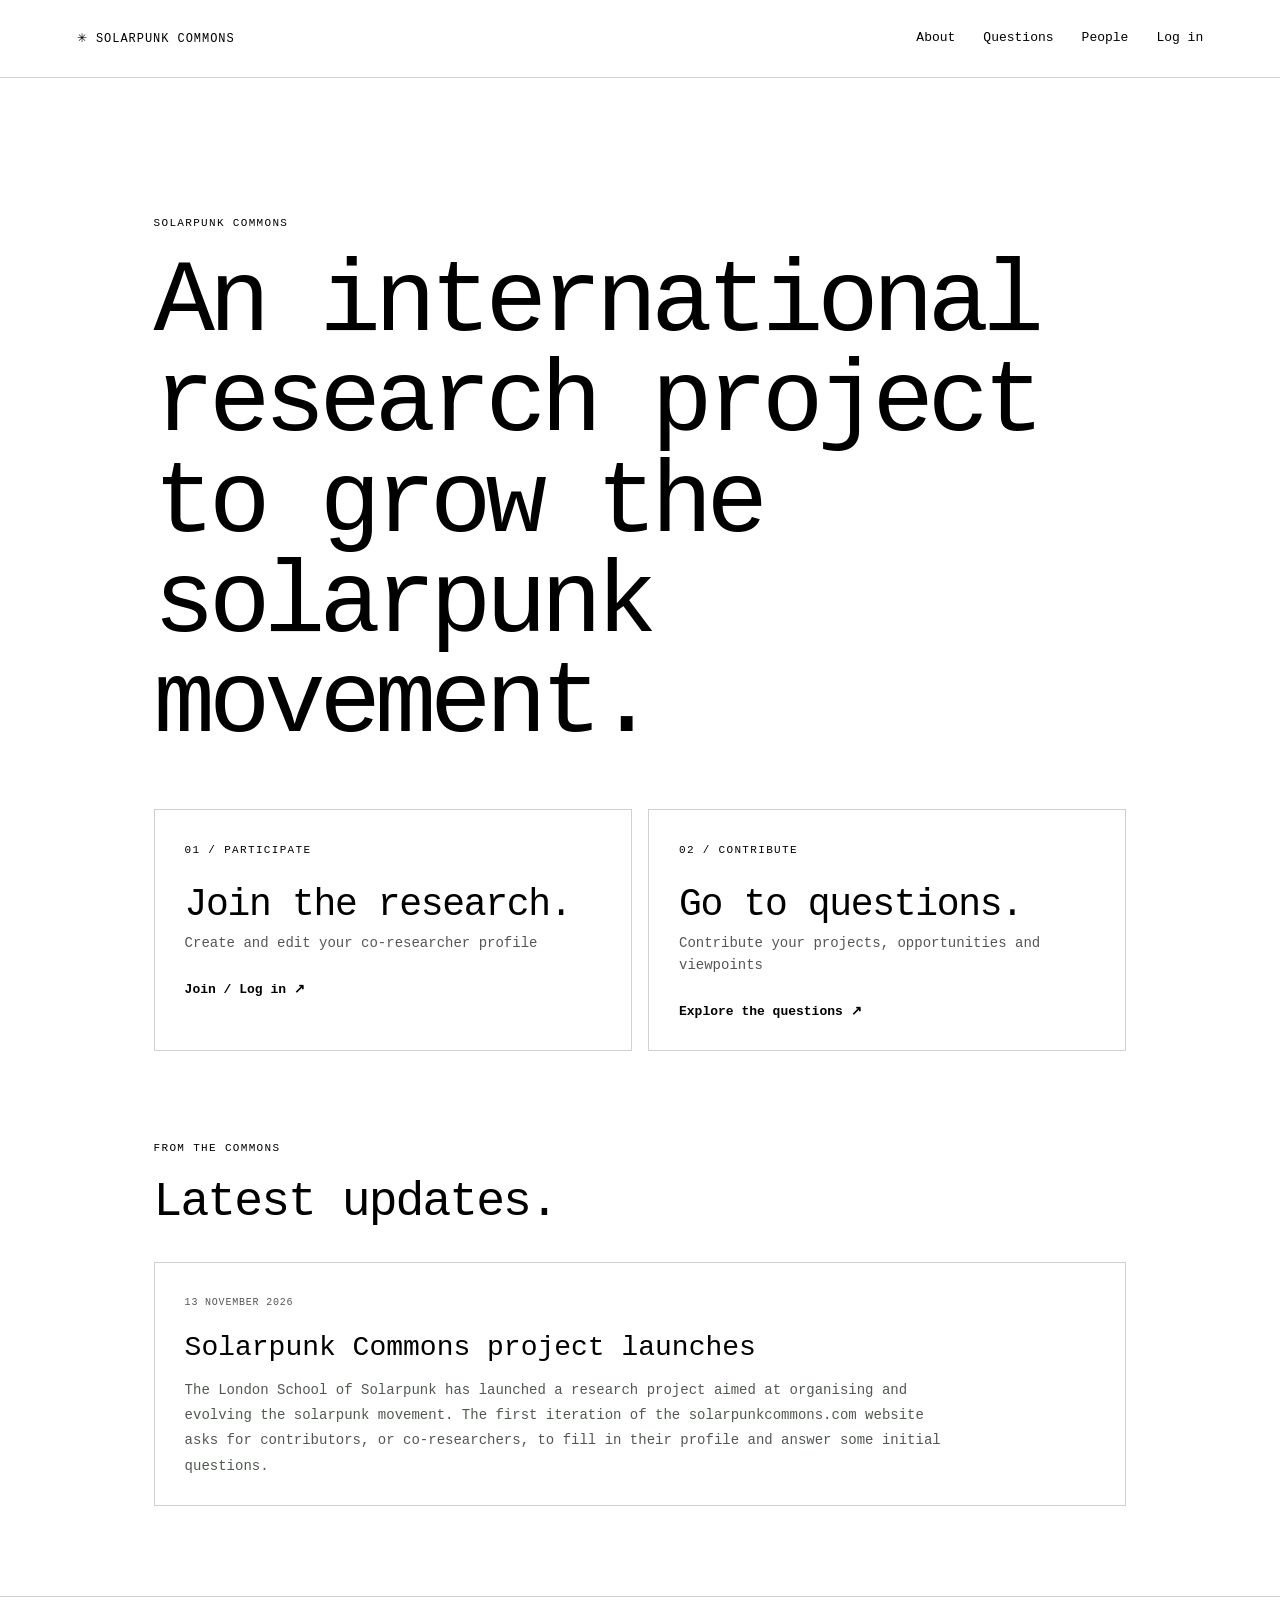
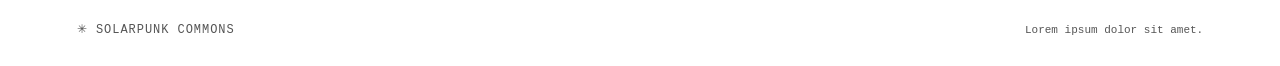
<file: index.html>
<!doctype html>
<html lang="en">
<head><meta charset="utf-8"><meta name="viewport" content="width=device-width,initial-scale=1"><title>Solarpunk Commons — An international research project</title><link rel="stylesheet" href="styles.css"></head>
<body>
<header><a class="brand" href="index.html">✳ SOLARPUNK COMMONS</a><nav><a href="about.html">About</a><a href="research-topics.html">Questions</a><a href="people.html">People</a><a href="login.html">Log in</a></nav></header>
<main>
<section class="hero home-hero"><p class="eyebrow">SOLARPUNK COMMONS</p><h1>An international research project to grow the <em>solarpunk movement.</em></h1>
<div class="home-actions" aria-label="Get involved">
<a class="home-action" href="register.html"><span class="eyebrow">01 / PARTICIPATE</span><h2>Join the <em>research.</em></h2><p>Create and edit your co-researcher profile</p><b>Join / Log in ↗</b></a>
<a class="home-action" href="research-topics.html"><span class="eyebrow">02 / CONTRIBUTE</span><h2>Go to <em>questions.</em></h2><p>Contribute your projects, opportunities and viewpoints</p><b>Explore the questions ↗</b></a>
</div></section>
<section class="home-updates" aria-labelledby="latest-updates-heading">
  <div class="home-updates-heading">
    <p class="eyebrow">FROM THE COMMONS</p>
    <h2 id="latest-updates-heading">Latest <em>updates.</em></h2>
  </div>
  <article class="update-card">
    <time class="update-date" datetime="2026-11-13">13 November 2026</time>
    <h3>Solarpunk Commons project launches</h3>
    <p>The London School of Solarpunk has launched a research project aimed at organising and evolving the solarpunk movement. The first iteration of the solarpunkcommons.com website asks for contributors, or co-researchers, to fill in their profile and answer some initial questions.</p>
  </article>
</section>
</main>
<footer><a class="brand" href="index.html">✳ SOLARPUNK COMMONS</a><span>Lorem ipsum dolor sit amet.</span></footer>
</body></html>
</file>
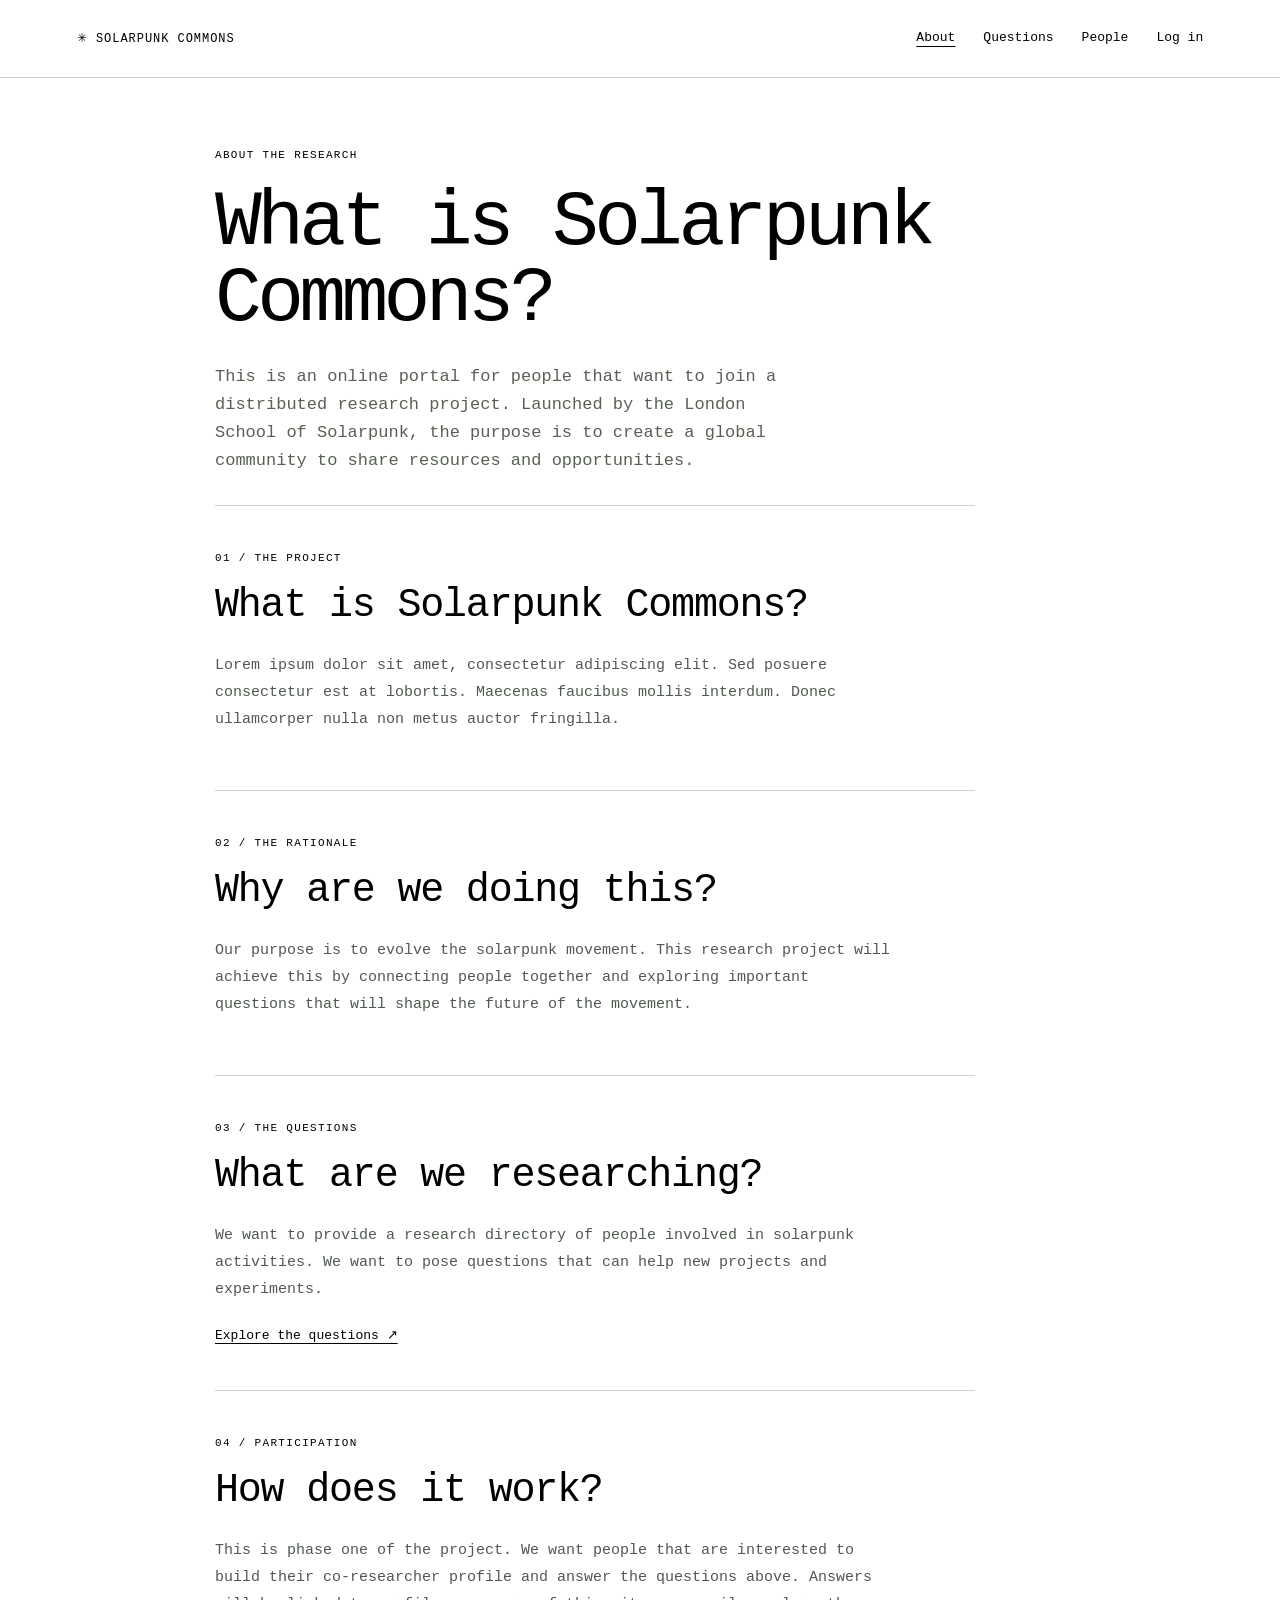
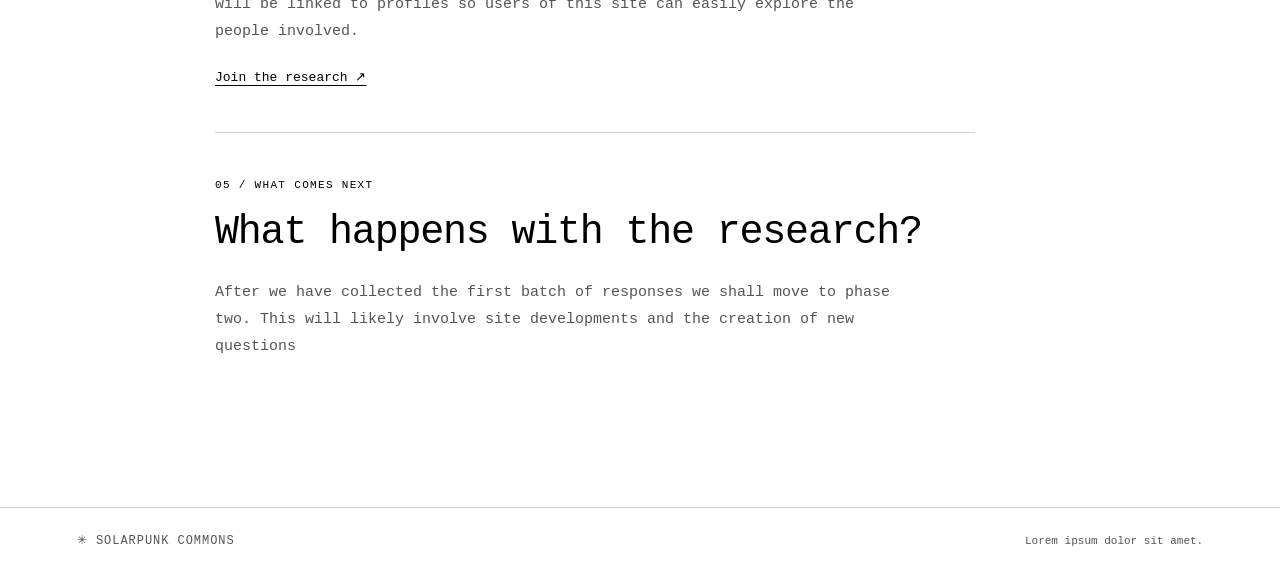
<file: about.html>
<!doctype html>
<html lang="en"><head><meta charset="utf-8"><meta name="viewport" content="width=device-width,initial-scale=1"><title>About the research — Solarpunk Commons</title><link rel="stylesheet" href="styles.css"></head>
<body><header><a class="brand" href="index.html">✳ SOLARPUNK COMMONS</a><nav><a href="about.html" aria-current="page">About</a><a href="research-topics.html">Questions</a><a href="people.html">People</a><a href="login.html">Log in</a></nav></header>
<main class="directory about-page"><p class="eyebrow">ABOUT THE RESEARCH</p><h1>What is Solarpunk <em>Commons?</em></h1><p class="lead">This is an online portal for people that want to join a distributed research project. Launched by the London School of Solarpunk, the purpose is to create a global community to share resources and opportunities.</p>
<section class="about-section"><p class="eyebrow">01 / THE PROJECT</p><h2>What is Solarpunk Commons?</h2><p>Lorem ipsum dolor sit amet, consectetur adipiscing elit. Sed posuere consectetur est at lobortis. Maecenas faucibus mollis interdum. Donec ullamcorper nulla non metus auctor fringilla.</p></section>
<section class="about-section"><p class="eyebrow">02 / THE RATIONALE</p><h2>Why are we doing this?</h2><p>Our purpose is to evolve the solarpunk movement. This research project will achieve this by connecting people together and exploring important questions that will shape the future of the movement. </p></section>
<section class="about-section"><p class="eyebrow">03 / THE QUESTIONS</p><h2>What are we researching?</h2><p>We want to provide a research directory of people involved in solarpunk activities. We want to pose questions that can help new projects and experiments.</p><a class="text-link" href="research-topics.html">Explore the questions ↗</a></section>
<section class="about-section"><p class="eyebrow">04 / PARTICIPATION</p><h2>How does it work?</h2><p>This is phase one of the project. We want people that are interested to build their co-researcher profile and answer the questions above. Answers will be linked to profiles so users of this site can easily explore the people involved.</p><a class="text-link" href="register.html">Join the research ↗</a></section>
<section class="about-section"><p class="eyebrow">05 / WHAT COMES NEXT</p><h2>What happens with the research?</h2><p>After we have collected the first batch of responses we shall move to phase two. This will likely involve site developments and the creation of new questions</p></section>
</main><footer><a class="brand" href="index.html">✳ SOLARPUNK COMMONS</a><span>Lorem ipsum dolor sit amet.</span></footer></body></html>
</file>
<file: styles.css>
@import url('https://fonts.googleapis.com/css2?family=DM+Mono:wght@400;500&family=DM+Sans:wght@400;500;600&family=Playfair+Display:ital,wght@0,500;1,500&display=swap');
:root{--ink:#20291f;--paper:#f3f1e8;--green:#244b35;--acid:#d5e76b;--muted:#6d756a;--line:#d8d9ca;--white:#fbfaf5}*{box-sizing:border-box}body{margin:0;background:var(--paper);color:var(--ink);font:16px/1.55 'DM Sans',sans-serif}a{color:inherit;text-decoration:none}header{height:78px;padding:0 6vw;display:flex;align-items:center;justify-content:space-between;border-bottom:1px solid var(--line)}.brand{font:12px 'DM Mono',monospace;letter-spacing:.08em}nav{display:flex;gap:28px;font-size:13px}nav a:hover,a:hover{text-decoration:underline;text-underline-offset:5px}.hero{min-height:570px;padding:105px 12vw 80px;background:radial-gradient(ellipse at 85% 28%,#d5e76b55,transparent 34%)}.eyebrow{font:11px 'DM Mono',monospace;letter-spacing:.12em;color:var(--green)}h1{font-size:clamp(55px,8vw,105px);line-height:.98;letter-spacing:-.06em;font-weight:500;margin:24px 0}h1 em,h2 em{font-family:'Playfair Display',serif;color:var(--green);font-weight:500}.lead{max-width:600px;font-size:17px;color:#586054;line-height:1.65;margin:25px 0 30px}.button{display:inline-block;background:var(--green);color:white;padding:15px 22px;border:0;font:13px 'DM Sans',sans-serif;cursor:pointer}.button:hover{background:#172f21;text-decoration:none}.note{font:11px 'DM Mono',monospace;color:var(--muted);margin-top:65px}.intro{padding:85px 12vw;background:#e8eadc;display:grid;grid-template-columns:1fr 1fr;gap:8vw}.intro h2{font-size:40px;line-height:1.1;font-weight:500}.intro>div+div{padding-top:25px;color:#50594f}.cards{padding:75px 6vw;display:grid;grid-template-columns:repeat(3,1fr);gap:16px}.cards article{border:1px solid var(--line);padding:25px;min-height:245px}.cards b{font:10px 'DM Mono',monospace;color:var(--green)}h3{font-size:24px;font-weight:500}.cards p{font-size:14px;color:var(--muted)}.cards article>a{font-size:13px;color:var(--green)}footer{border-top:1px solid var(--line);padding:25px 6vw;display:flex;justify-content:space-between;color:var(--muted);font-size:11px}.formpage,.directory{max-width:850px;margin:auto;padding:60px 25px 90px}.formpage h1,.directory h1{font-size:clamp(50px,7vw,78px)}form{background:var(--white);border:1px solid var(--line);padding:clamp(22px,5vw,45px);margin-top:35px}form>label:not(.check){display:block;font-size:13px;font-weight:600;margin:0 0 22px}input:not([type=checkbox]),textarea{display:block;width:100%;margin-top:8px;padding:13px;border:1px solid #cfd2c4;background:#fffefa;font:14px 'DM Sans',sans-serif;color:var(--ink)}textarea{resize:vertical}input:focus,textarea:focus{outline:2px solid var(--green)}small{display:block;color:var(--muted);font-size:11px;margin-top:6px}fieldset{border:0;padding:0;margin:0 0 23px}legend{font-size:13px;font-weight:600}.checks{display:grid;grid-template-columns:1fr 1fr;gap:10px;margin-top:12px}.check{font-size:12px;display:flex;gap:8px;align-items:flex-start}.check input{accent-color:var(--green)}.consent{margin:20px 0;line-height:1.5}form button{width:100%;margin:5px 0 15px}#form-message{font-size:13px}.error{color:#9b3428}.success{color:var(--green)}.search{display:flex;align-items:center;gap:20px;margin:35px 0}.search input{max-width:520px}.peoplegrid{display:grid;grid-template-columns:1fr 1fr;gap:14px}.person{background:var(--white);border:1px solid var(--line);padding:24px}.personhead{display:flex;gap:12px;align-items:center;margin-bottom:15px}.avatar{width:42px;height:42px;border-radius:50%;background:var(--acid);display:grid;place-items:center;color:var(--green);font:20px 'Playfair Display',serif}.person h2{font-size:19px;font-weight:500;margin:0}.person p{font-size:13px;color:#51594f}.tags{display:flex;flex-wrap:wrap;gap:6px}.tags span{font:10px 'DM Mono',monospace;border:1px solid var(--line);padding:4px 7px}.contribution{border-top:1px solid var(--line);padding-top:12px;margin-top:14px}.coming{margin-top:40px;padding:40px;background:#e8eadc;border:1px solid var(--line);max-width:650px}.coming h2{font-weight:500}@media(max-width:700px){header{padding:14px 5vw;height:auto;gap:12px}nav{gap:12px;font-size:11px}.hero{padding:75px 7vw}.intro{padding:60px 7vw;grid-template-columns:1fr;gap:10px}.cards,.peoplegrid{grid-template-columns:1fr}.cards{padding:50px 5vw}.formpage,.directory{padding:40px 6vw}.checks{grid-template-columns:1fr}footer{padding:20px 5vw;gap:12px;flex-direction:column}}
\n.nav-button{border:0;background:none;color:inherit;font:inherit;font-size:13px;cursor:pointer;padding:0}.nav-button:hover{text-decoration:underline;text-underline-offset:5px}\n
/* Reassurance panels for the research identity flow */
.notice{margin:18px 0 24px;padding:16px 18px;border:1px solid var(--line,#c9d1c5);border-left:4px solid var(--accent,#527a55);background:rgba(120,150,110,.09);border-radius:4px;line-height:1.55;font-size:.95rem}
.notice strong{font-weight:700}

/* Collective research topics */
.research-page{max-width:1000px}.research-topic{margin:34px 0;padding:34px;background:var(--white);border:1px solid var(--line)}.topic-number{font:10px 'DM Mono',monospace;letter-spacing:.1em;color:var(--green)}.research-topic>h2{font-size:clamp(30px,4vw,44px);font-weight:500;letter-spacing:-.035em;margin:14px 0 8px}.research-question{font-family:'Playfair Display',serif;font-size:23px;line-height:1.35;font-weight:500;color:var(--green);max-width:760px}.topic-description{max-width:760px;color:var(--muted);font-size:14px}.research-answers{margin-top:30px;border-top:1px solid var(--line);padding-top:18px}.research-answers>h3,.research-form h3{font:11px 'DM Mono',monospace;letter-spacing:.08em;text-transform:uppercase}.research-answer{padding:17px 0;border-bottom:1px solid var(--line);font-size:14px}.answer-by{display:flex;gap:12px;align-items:baseline;flex-wrap:wrap}.answer-by strong{color:var(--green)}.answer-by span,.muted{font-size:12px;color:var(--muted)}.answer-status{display:inline-block;padding:4px 8px;background:#e8eadc;font:10px 'DM Mono',monospace;color:var(--green)}.research-form{margin-top:24px;padding:22px;background:#f3f1e8;border:1px solid var(--line)}.research-form label{display:block;font-size:13px;font-weight:600;margin:16px 0}.research-form textarea,.research-form select{display:block;width:100%;margin-top:8px;padding:13px;border:1px solid #cfd2c4;background:#fffefa;font:14px 'DM Sans',sans-serif;color:var(--ink)}.research-form button{width:auto;min-width:220px}.save-message{font-size:12px}.sign-in-prompt{font-size:13px;margin-top:25px}.sign-in-prompt a{color:var(--green);text-decoration:underline}
@media(max-width:700px){.research-topic{padding:22px 17px}nav{flex-wrap:wrap;justify-content:flex-end}}
.profile-research{border-top:1px solid var(--line);margin-top:16px;padding-top:13px}.profile-research>small{font:10px 'DM Mono',monospace;letter-spacing:.08em}.profile-answer{margin-top:12px}.profile-answer strong{display:block;font-size:13px;color:var(--green)}.profile-answer span{display:inline-block;margin-top:4px;font:10px 'DM Mono',monospace;color:var(--muted)}.profile-answer p{white-space:pre-wrap}

/* Projects directory */
.projects-page{max-width:1100px}.projects-toolbar{display:flex;align-items:center;justify-content:space-between;gap:20px;margin:36px 0 22px}.project-editor{background:#e8eadc;border:1px solid var(--line);padding:clamp(20px,4vw,38px);margin:25px 0 40px;scroll-margin-top:20px}.editor-heading{display:flex;justify-content:space-between;align-items:center;gap:20px}.editor-heading h2,.empty-projects h2{font-size:34px;font-weight:500;margin:6px 0}.text-button,.project-owner-tools button{border:0;background:none;color:var(--green);font:12px 'DM Mono',monospace;cursor:pointer;text-decoration:underline}.project-editor form{margin-top:20px}.projects-grid{display:grid;grid-template-columns:repeat(2,minmax(0,1fr));gap:16px}.project-card{background:var(--white);border:1px solid var(--line);padding:27px;display:flex;flex-direction:column;min-width:0}.project-card-top{display:flex;justify-content:space-between;gap:10px;align-items:center}.project-label{font:10px 'DM Mono',monospace;letter-spacing:.1em;color:var(--green)}.project-owner-tools{display:flex;gap:12px}.project-card h2{font-size:29px;line-height:1.1;letter-spacing:-.03em;font-weight:500;margin:20px 0 5px}.project-location{font:11px 'DM Mono',monospace;color:var(--muted);margin:0 0 18px}.project-details{font-size:14px;white-space:pre-wrap;line-height:1.65}.project-participate{border-top:1px solid var(--line);margin-top:22px;padding-top:15px}.project-participate h3{font:10px 'DM Mono',monospace;letter-spacing:.08em;color:var(--green);margin:0 0 7px}.project-participate p{font-size:13px;white-space:pre-wrap;margin:0}.project-byline{font-size:11px;color:var(--muted);margin:22px 0 0;padding-top:12px;border-top:1px solid var(--line)}.project-byline strong{color:var(--green)}.empty-projects{grid-column:1/-1;background:#e8eadc;padding:38px;border:1px solid var(--line)}.empty-projects p:not(.eyebrow){max-width:580px;color:#50594f}.project-footnote{font-size:11px;color:var(--muted);margin-top:28px}@media(max-width:700px){.projects-grid{grid-template-columns:1fr}.projects-toolbar{align-items:flex-start;flex-direction:column}.project-card{padding:22px}}

/* Homepage action map */
.what-you-can-do{padding:78px 6vw 90px}.what-you-can-do>h2,.closing-call h2{font-size:clamp(38px,5vw,62px);font-weight:500;letter-spacing:-.04em;margin:12px 0}.section-lead{color:var(--muted);max-width:600px;margin:0 0 30px}.action-grid{display:grid;grid-template-columns:repeat(3,minmax(0,1fr));gap:14px}.action-grid article{background:var(--white);border:1px solid var(--line);padding:25px;min-height:230px}.action-grid b{font:10px 'DM Mono',monospace;color:var(--green)}.action-grid h3{font-size:22px;line-height:1.2}.action-grid p{font-size:14px;color:var(--muted);min-height:65px}.action-grid a{font-size:13px;color:var(--green)}.closing-call{padding:75px 12vw;background:#e8eadc}.closing-call>p:not(.eyebrow){max-width:620px;color:#50594f;margin:20px 0 28px}
/* Offers and needs */
.offers-page{max-width:1100px}.offer-intro{display:grid;grid-template-columns:1fr 1fr;gap:14px;margin:35px 0}.offer-intro>div{padding:20px 24px;background:#e8eadc;border:1px solid var(--line)}.offer-intro strong,.offer-card h3{font:10px 'DM Mono',monospace;letter-spacing:.1em;color:var(--green)}.offer-intro p{margin:6px 0 0;font-size:14px}.offers-grid{display:grid;grid-template-columns:repeat(2,minmax(0,1fr));gap:15px}.offer-card{background:var(--white);border:1px solid var(--line);padding:25px;min-width:0}.offer-person{display:flex;justify-content:space-between;gap:12px;align-items:baseline;padding-bottom:14px;border-bottom:1px solid var(--line)}.offer-person strong{color:var(--green)}.offer-person span{font:10px 'DM Mono',monospace;color:var(--muted);text-align:right}.offer-card section{margin-top:17px}.offer-card h3{margin:0 0 9px}.offer-tags{display:flex;flex-wrap:wrap;gap:6px}.offer-tags span{font:10px 'DM Mono',monospace;padding:5px 8px;background:#e8eadc;color:var(--green)}.offer-card section p{font-size:13px;white-space:pre-wrap;line-height:1.6;color:#50594f}.offers-page select{display:block;width:100%;margin-top:8px;padding:13px;border:1px solid #cfd2c4;background:#fffefa;font:14px 'DM Sans',sans-serif;color:var(--ink)}
@media(max-width:800px){.action-grid{grid-template-columns:1fr 1fr}}
@media(max-width:700px){.action-grid,.offers-grid,.offer-intro{grid-template-columns:1fr}.what-you-can-do{padding:55px 5vw}.closing-call{padding:55px 7vw}.offer-card{padding:20px}}

/* Simplified co-researcher journey */
.participate{padding:78px 12vw 90px}.participate>h2{font-size:clamp(38px,5vw,62px);font-weight:500;letter-spacing:-.04em;margin:12px 0 30px}.participate-grid{display:grid;grid-template-columns:1fr 1fr;gap:16px}.participate-grid>a{display:block;padding:30px;background:var(--white);border:1px solid var(--line);transition:transform .2s,border-color .2s}.participate-grid>a:hover{border-color:var(--green);transform:translateY(-3px);text-decoration:none}.participate-grid span{font:11px 'DM Mono',monospace;color:var(--green)}.participate-grid h3{font-size:25px;margin:18px 0 6px}.participate-grid p{font-size:14px;color:var(--muted)}.participate-grid b{font-size:13px;color:var(--green)}
.profile-detail{border-top:1px solid var(--line);margin-top:14px;padding-top:11px}.profile-detail summary{cursor:pointer;list-style:none;font:11px 'DM Mono',monospace;color:var(--green);display:flex;justify-content:space-between;gap:10px}.profile-detail summary::-webkit-details-marker{display:none}.profile-detail summary:after{content:'＋';font-size:15px}.profile-detail[open] summary:after{content:'−'}.profile-detail .profile-research{margin-top:10px}.location-status{font-size:11px;color:var(--green)}
@media(max-width:700px){.participate{padding:55px 7vw}.participate-grid{grid-template-columns:1fr}}

/* Homepage: two clear entry points, with no duplicated participation messaging */
.home-hero{min-height:calc(100vh - 130px);padding-top:clamp(75px,10vw,130px);padding-bottom:80px}
.home-hero h1{max-width:1050px;margin-bottom:54px}
.home-actions{display:grid;grid-template-columns:repeat(2,minmax(0,1fr));gap:16px;max-width:1000px}
.home-action{display:block;min-height:220px;padding:27px 30px;background:var(--white);border:1px solid var(--line);transition:transform .2s,border-color .2s}
.home-action:hover{border-color:var(--green);transform:translateY(-3px);text-decoration:none}
.home-action h2{font-size:clamp(27px,3vw,38px);font-weight:500;line-height:1.1;letter-spacing:-.035em;margin:22px 0 8px}
.home-action p{font-size:14px;color:var(--muted);margin:0 0 22px}
.home-action b,.text-link{font-size:13px;color:var(--green)}
.about-page{max-width:900px}
.about-page>h1{max-width:850px}
.about-section{padding:35px 0 42px;border-top:1px solid var(--line);max-width:760px}
.about-section h2{font-size:clamp(27px,4vw,40px);font-weight:500;letter-spacing:-.03em;margin:10px 0 14px}
.about-section>p:not(.eyebrow){max-width:680px;color:#50594f;font-size:15px;line-height:1.8}
.text-link{display:inline-block;margin-top:8px;text-decoration:underline;text-underline-offset:4px}
nav a[aria-current="page"]{text-decoration:underline;text-underline-offset:5px}
@media(max-width:700px){.home-hero{min-height:0;padding:70px 7vw}.home-actions{grid-template-columns:1fr}.home-action{min-height:0;padding:24px}.about-section{padding:28px 0 34px}}

/* Research administration */
.admin-page{max-width:1050px}.admin-section{margin:42px 0 65px}.admin-heading{display:flex;justify-content:space-between;align-items:end;gap:20px;border-bottom:1px solid var(--line);padding-bottom:16px}.admin-heading h2{font-size:clamp(28px,4vw,40px);font-weight:500;margin:5px 0}.admin-row{display:flex;justify-content:space-between;gap:20px;padding:18px 0;border-bottom:1px solid var(--line)}.admin-row p{margin:5px 0;font-size:14px}.admin-row small{font:10px 'DM Mono',monospace;color:var(--muted)}.admin-row-actions{display:flex;gap:15px;align-items:center;flex-shrink:0}.admin-editor{margin:24px 0;padding:25px;background:#e8eadc;border:1px solid var(--line)}.admin-editor label,.field-setting label:not(.check){display:block;font-size:13px;margin:12px 0}.admin-editor input:not([type=checkbox]),.admin-editor textarea,.field-setting input:not([type=checkbox]){display:block;width:100%;padding:11px;margin-top:6px;border:1px solid #cfd2c4;background:#fffefa;font:14px 'DM Sans',sans-serif}.admin-inline{display:flex;gap:25px;align-items:center;flex-wrap:wrap}.admin-actions{display:flex;align-items:center;gap:20px;margin-top:15px}.admin-help{font-size:14px;color:var(--muted);max-width:700px}.field-setting{display:grid;grid-template-columns:minmax(0,1fr) auto auto;gap:18px;align-items:end;padding:15px 0;border-bottom:1px solid var(--line)}.field-setting-main{display:grid;grid-template-columns:1fr 1.5fr;gap:15px}.field-setting .check{white-space:nowrap;font-size:12px}.field-setting input{min-width:0}.admin-page .success{color:var(--green);padding:10px 0}.admin-page .error{color:#a22;padding:10px 0}@media(max-width:700px){.admin-heading,.admin-row{align-items:flex-start;flex-direction:column}.field-setting,.field-setting-main{grid-template-columns:1fr}.field-setting{gap:8px}.admin-row-actions{padding-top:6px}}

/* Public co-researcher profiles and linked research contributors */
.answer-profile-link{color:var(--green);text-decoration:underline;text-decoration-color:transparent;text-underline-offset:3px}
.answer-profile-link:hover{text-decoration-color:currentColor}
.member-page{max-width:900px}
.member-heading{display:flex;align-items:center;gap:18px;margin:28px 0 38px;padding-bottom:28px;border-bottom:1px solid var(--line)}
.member-heading .avatar{width:64px;height:64px;font-size:28px;flex-shrink:0}
.member-heading h1{font-size:clamp(42px,6vw,68px);margin:0}
.member-location{color:var(--muted);margin:6px 0 0}
.member-section{padding:25px 0;border-bottom:1px solid var(--line)}
.member-section h2{font-size:22px;font-weight:500;margin:0 0 14px}
.member-section>p{max-width:760px;white-space:pre-wrap;color:#50594f;line-height:1.75}
.member-answer{padding:15px 0;border-top:1px solid var(--line)}
.member-answer h3{font-size:16px;margin:0 0 8px;color:var(--green)}
.member-answer p{font-size:14px;line-height:1.7;white-space:pre-wrap;margin:0}
@media(max-width:700px){.member-heading h1{font-size:42px}}


/* Homepage latest updates */
.home-updates{padding:0 12vw 90px;max-width:1400px;margin:0 auto}
.home-updates-heading{margin:0 0 22px}
.home-updates-heading h2{font-size:clamp(34px,4vw,48px);font-weight:500;letter-spacing:-.04em;margin:8px 0 0}
.home-updates-heading h2 em{font-family:'Playfair Display',serif;color:var(--green);font-weight:500}
.update-card{max-width:1000px;padding:26px 30px;background:var(--white);border:1px solid var(--line)}
.update-date{font:10px 'DM Mono',monospace;letter-spacing:.08em;text-transform:uppercase;color:var(--muted)}
.update-card h3{font-size:clamp(21px,2.5vw,28px);font-weight:500;margin:12px 0 9px}
.update-card p{max-width:780px;font-size:14px;line-height:1.8;color:#50594f;margin:0}
@media(max-width:700px){.home-updates{padding:0 7vw 60px}.update-card{padding:22px}}

/* Monochrome visual system: white canvas, black type, Cascadia Mono */
:root{
  --ink:#000;
  --paper:#fff;
  --green:#000;
  --acid:#fff;
  --muted:#555;
  --line:#d0d0d0;
  --white:#fff;
}
*,*::before,*::after{font-family:'Cascadia Mono','Cascadia Code',monospace !important;}
body{background:#fff;color:#000;font-family:'Cascadia Mono','Cascadia Code',monospace !important;}
h1,h2,h3,h4,h5,h6,p,li,label,input,textarea,select,button,small,a,summary,legend,strong,b,span,div{font-family:'Cascadia Mono','Cascadia Code',monospace !important;}
h1 em,h2 em,.research-question,.avatar{font-family:'Cascadia Mono','Cascadia Code',monospace !important;font-style:normal;color:#000;}
.hero{background:#fff;}
.intro,.coming,.research-form,.project-editor,.empty-projects,.closing-call,
.offer-intro>div,.admin-editor,.notice,.answer-status,.offer-tags span{background:#f5f5f5;}
.button{background:#000;color:#fff;border:1px solid #000;}
.button:hover{background:#fff;color:#000;}
input:not([type=checkbox]),textarea,select,
.research-form textarea,.research-form select,.offers-page select,
.admin-editor input:not([type=checkbox]),.admin-editor textarea,
.field-setting input:not([type=checkbox]){background:#fff;color:#000;border-color:#aaa;}
input:focus,textarea:focus{outline:2px solid #000;}
.check input{accent-color:#000;}
.avatar{background:#eee;color:#000;border:1px solid #000;}
.cards article,.action-grid article,.home-action,.person,.research-topic,.project-card,
.offer-card,.update-card,form,.participate-grid>a{background:#fff;}
.tags span{background:#fff;color:#000;border-color:#aaa;}
.nav-button{color:#000;}
.notice{border-color:#bbb;border-left-color:#000;}
</file>
